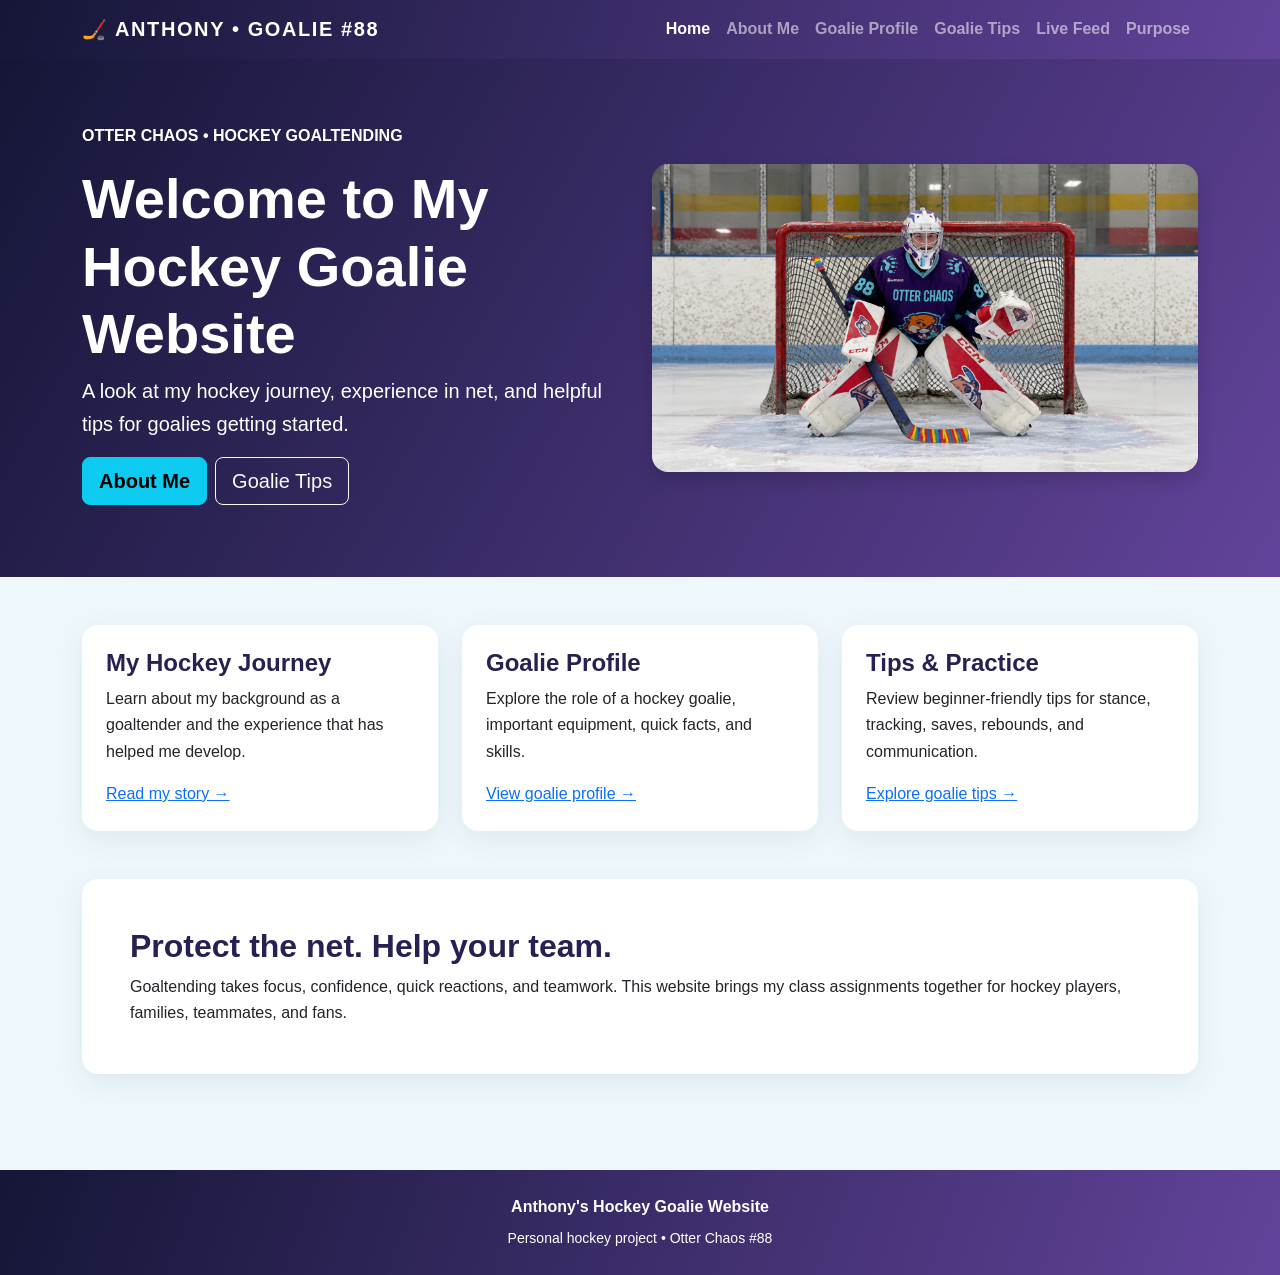
<file: Anthony_Lacerba_Hockey_Final_Project/index.html>
<!doctype html><html lang="en"><head><meta charset="utf-8"><meta name="viewport" content="width=device-width, initial-scale=1"><title>Home | Anthony's Hockey Goalie Website</title><link href="https://cdn.jsdelivr.net/npm/bootstrap@5.3.3/dist/css/bootstrap.min.css" rel="stylesheet"><link href="./assets/css/styles.css" rel="stylesheet"><meta name="description" content="Anthony's personal hockey goaltending website."></head><body><nav class="navbar navbar-expand-lg navbar-dark sticky-top"><div class="container"><a class="navbar-brand" href="index.html">🏒 ANTHONY • GOALIE #88</a><button class="navbar-toggler" type="button" data-bs-toggle="collapse" data-bs-target="#mainNav" aria-controls="mainNav" aria-expanded="false" aria-label="Toggle navigation"><span class="navbar-toggler-icon"></span></button><div class="collapse navbar-collapse" id="mainNav"><ul class="navbar-nav ms-auto"><li class="nav-item"><a class="nav-link active" href="index.html">Home</a></li><li class="nav-item"><a class="nav-link " href="about.html">About Me</a></li><li class="nav-item"><a class="nav-link " href="profile.html">Goalie Profile</a></li><li class="nav-item"><a class="nav-link " href="tips.html">Goalie Tips</a></li><li class="nav-item"><a class="nav-link " href="live-feed.html">Live Feed</a></li><li class="nav-item"><a class="nav-link " href="purpose.html">Purpose</a></li></ul></div></div></nav><header class="hero py-5"><div class="container py-3"><div class="row align-items-center g-4"><div class="col-lg-6"><p class="text-uppercase fw-bold">Otter Chaos • Hockey Goaltending</p><h1 class="display-4 fw-bold">Welcome to My Hockey Goalie Website</h1><p class="lead">A look at my hockey journey, experience in net, and helpful tips for goalies getting started.</p><a class="btn btn-info btn-lg fw-bold me-2 mb-2" href="about.html">About Me</a><a class="btn btn-outline-light btn-lg mb-2" href="tips.html">Goalie Tips</a></div><div class="col-lg-6"><img class="hero-img shadow" src="./assets/images/anthony-otter-chaos-goalie.png" alt="Otter Chaos goalie in front of the net wearing number 88"></div></div></div></header><main class="container py-5"><section class="row g-4 mb-5"><div class="col-md-4"><div class="card section-card h-100 p-4"><h2 class="h4 section-title">My Hockey Journey</h2><p>Learn about my background as a goaltender and the experience that has helped me develop.</p><a href="about.html">Read my story →</a></div></div><div class="col-md-4"><div class="card section-card h-100 p-4"><h2 class="h4 section-title">Goalie Profile</h2><p>Explore the role of a hockey goalie, important equipment, quick facts, and skills.</p><a href="profile.html">View goalie profile →</a></div></div><div class="col-md-4"><div class="card section-card h-100 p-4"><h2 class="h4 section-title">Tips & Practice</h2><p>Review beginner-friendly tips for stance, tracking, saves, rebounds, and communication.</p><a href="tips.html">Explore goalie tips →</a></div></div></section><section class="card section-card p-4 p-lg-5"><h2 class="section-title">Protect the net. Help your team.</h2><p class="mb-0">Goaltending takes focus, confidence, quick reactions, and teamwork. This website brings my class assignments together for hockey players, families, teammates, and fans.</p></section></main><footer class="site-footer mt-5 py-4"><div class="container text-center"><p class="mb-1 fw-bold">Anthony's Hockey Goalie Website</p><small>Personal hockey project • Otter Chaos #88</small></div></footer><script src="https://cdn.jsdelivr.net/npm/bootstrap@5.3.3/dist/js/bootstrap.bundle.min.js"></script></body></html>
</file>
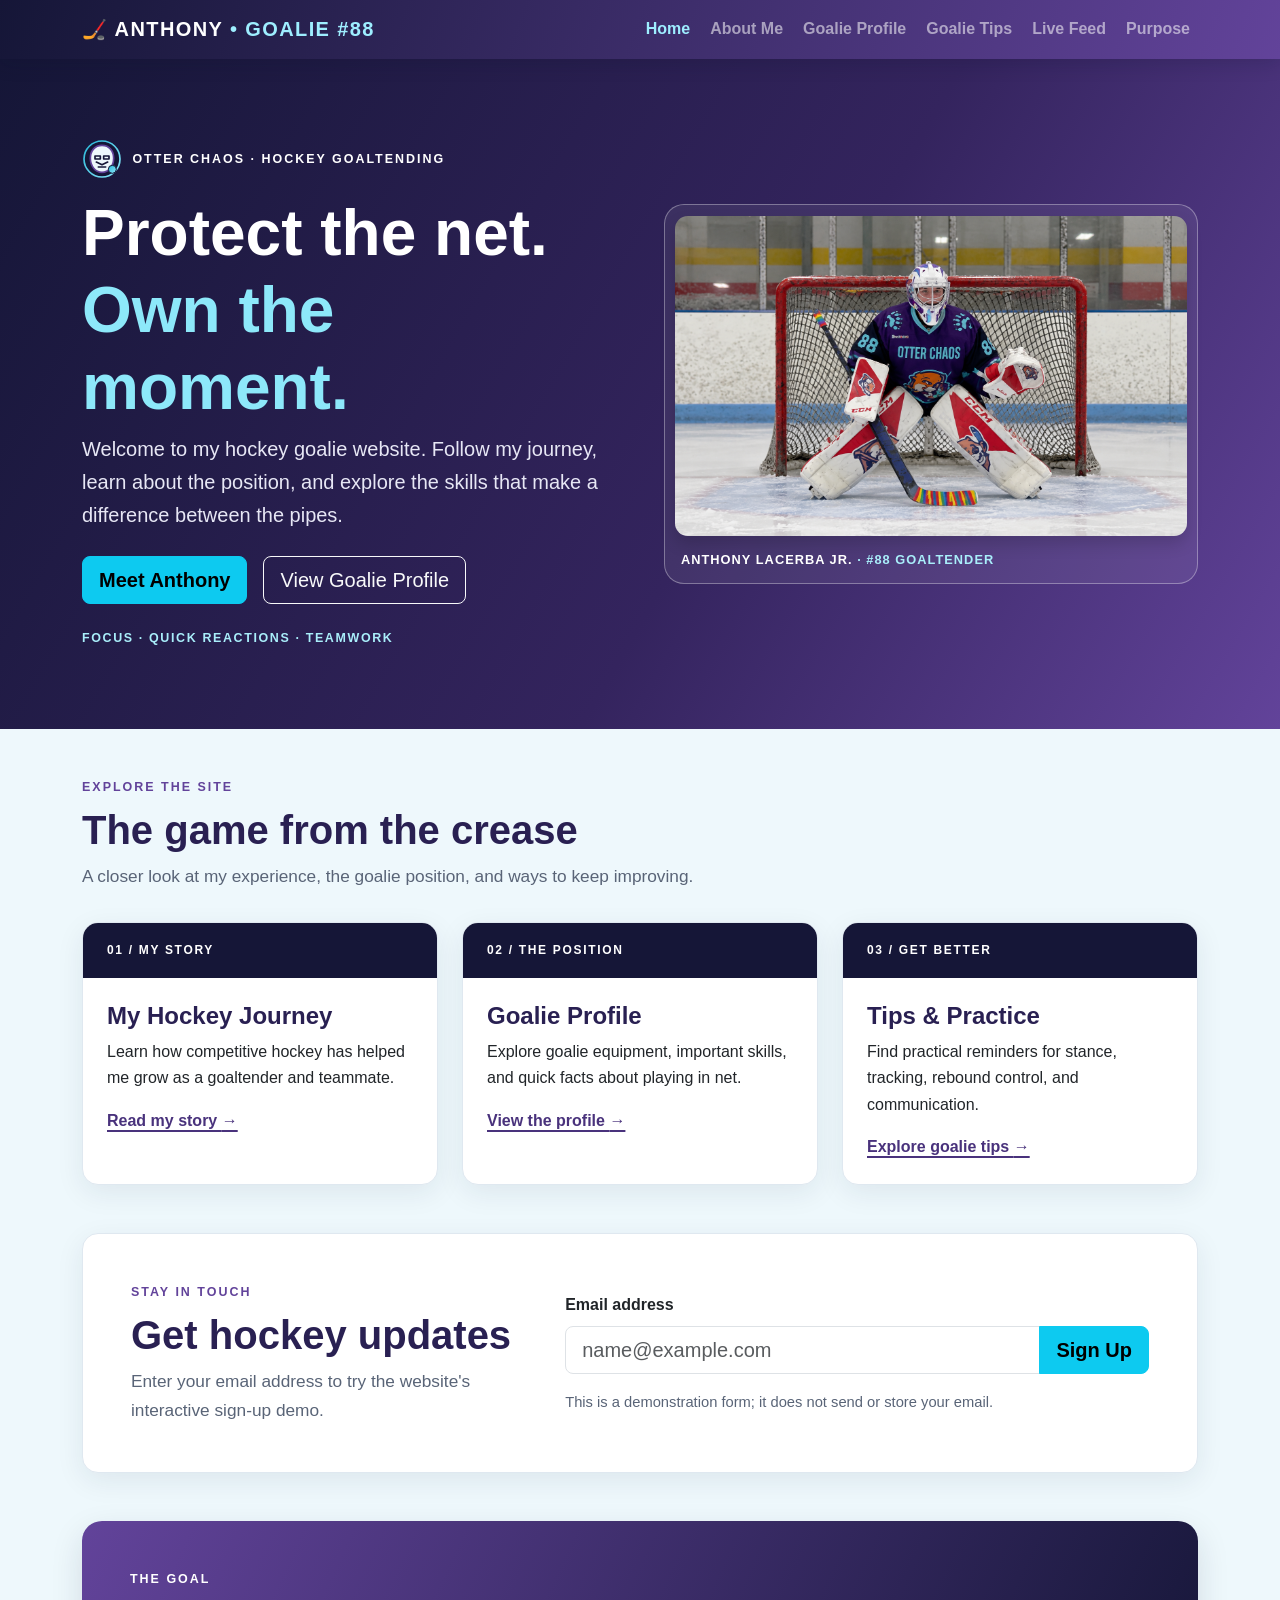
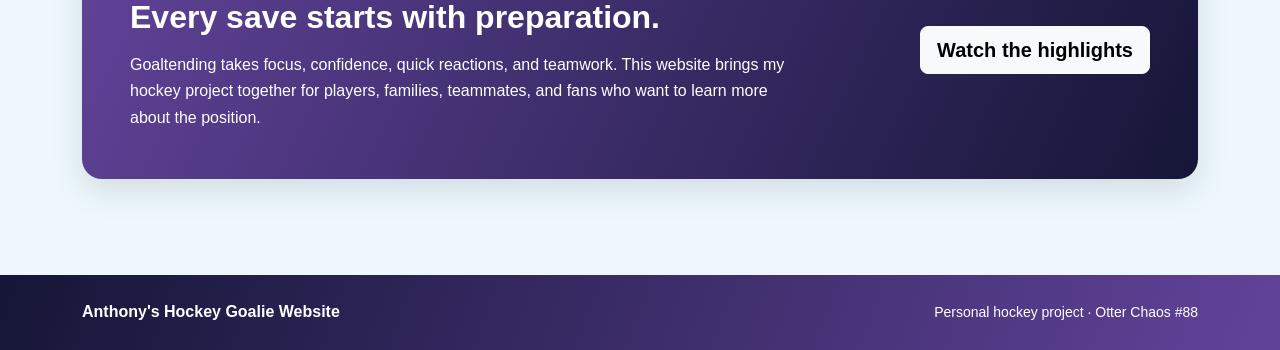
<file: Lacerba-Hockey-Final-Project-Update/lacerba_module9_site/index.html>
<!doctype html>
<html lang="en">
<head>
  <meta charset="utf-8">
  <meta name="viewport" content="width=device-width, initial-scale=1">
  <meta name="description" content="Anthony's personal hockey goaltending website, featuring his hockey journey, goalie profile, and practice tips.">
  <meta name="theme-color" content="#151637">
  <title>Home | Anthony's Hockey Goalie Website</title>
  <link href="https://cdn.jsdelivr.net/npm/bootstrap@5.3.3/dist/css/bootstrap.min.css" rel="stylesheet">
  <link href="./assets/css/styles.css" rel="stylesheet">
</head>
<body>
  <a class="skip-link" href="#main-content">Skip to main content</a>
  <nav class="navbar navbar-expand-lg navbar-dark sticky-top" aria-label="Main navigation">
    <div class="container">
      <a class="navbar-brand" href="index.html">🏒 ANTHONY <span>• GOALIE #88</span></a>
      <button class="navbar-toggler" type="button" data-bs-toggle="collapse" data-bs-target="#mainNav" aria-controls="mainNav" aria-expanded="false" aria-label="Toggle navigation">
        <span class="navbar-toggler-icon"></span>
      </button>
      <div class="collapse navbar-collapse" id="mainNav">
        <ul class="navbar-nav ms-auto">
          <li class="nav-item"><a class="nav-link active" aria-current="page" href="index.html">Home</a></li>
          <li class="nav-item"><a class="nav-link" href="about.html">About Me</a></li>
          <li class="nav-item"><a class="nav-link" href="profile.html">Goalie Profile</a></li>
          <li class="nav-item"><a class="nav-link" href="tips.html">Goalie Tips</a></li>
          <li class="nav-item"><a class="nav-link" href="live-feed.html">Live Feed</a></li>
          <li class="nav-item"><a class="nav-link" href="purpose.html">Purpose</a></li>
        </ul>
      </div>
    </div>
  </nav>

  <header class="hero">
    <div class="container hero-inner">
      <div class="row align-items-center g-5">
        <div class="col-lg-6">
          <p class="eyebrow hero-eyebrow"><img class="hero-mark" src="./assets/images/goalie-mark.svg" alt="" aria-hidden="true"> OTTER CHAOS · HOCKEY GOALTENDING</p>
          <h1 class="display-3 fw-bold">Protect the net.<br><span class="hero-accent">Own the moment.</span></h1>
          <p class="lead hero-copy">Welcome to my hockey goalie website. Follow my journey, learn about the position, and explore the skills that make a difference between the pipes.</p>
          <div class="d-flex flex-wrap gap-3 mt-4">
            <a class="btn btn-info btn-lg fw-bold" href="about.html">Meet Anthony</a>
            <a class="btn btn-outline-light btn-lg" href="profile.html">View Goalie Profile</a>
          </div>
          <p class="hero-note mt-4 mb-0">FOCUS · QUICK REACTIONS · TEAMWORK</p>
        </div>
        <div class="col-lg-6">
          <figure class="hero-photo-wrap mb-0">
            <img class="hero-img shadow" src="./assets/images/anthony-otter-chaos-goalie.png" alt="Anthony wearing his Otter Chaos goalie uniform in front of the net">
            <figcaption class="photo-caption">ANTHONY LACERBA JR. <span>· #88 GOALTENDER</span></figcaption>
          </figure>
        </div>
      </div>
    </div>
  </header>

  <main id="main-content" class="container py-5">
    <section class="intro-section mb-5" aria-labelledby="explore-heading">
      <div class="section-heading">
        <p class="eyebrow text-purple mb-2">EXPLORE THE SITE</p>
        <h2 id="explore-heading" class="section-title display-6">The game from the crease</h2>
        <p class="section-intro">A closer look at my experience, the goalie position, and ways to keep improving.</p>
      </div>
      <div class="row g-4">
        <div class="col-md-4">
          <article class="card section-card feature-card h-100">
            <div class="feature-number">01 / MY STORY</div>
            <div class="card-body p-4">
              <h3 class="h4 section-title">My Hockey Journey</h3>
              <p>Learn how competitive hockey has helped me grow as a goaltender and teammate.</p>
              <a class="feature-link" href="about.html">Read my story <span aria-hidden="true">→</span></a>
            </div>
          </article>
        </div>
        <div class="col-md-4">
          <article class="card section-card feature-card h-100">
            <div class="feature-number">02 / THE POSITION</div>
            <div class="card-body p-4">
              <h3 class="h4 section-title">Goalie Profile</h3>
              <p>Explore goalie equipment, important skills, and quick facts about playing in net.</p>
              <a class="feature-link" href="profile.html">View the profile <span aria-hidden="true">→</span></a>
            </div>
          </article>
        </div>
        <div class="col-md-4">
          <article class="card section-card feature-card h-100">
            <div class="feature-number">03 / GET BETTER</div>
            <div class="card-body p-4">
              <h3 class="h4 section-title">Tips &amp; Practice</h3>
              <p>Find practical reminders for stance, tracking, rebound control, and communication.</p>
              <a class="feature-link" href="tips.html">Explore goalie tips <span aria-hidden="true">→</span></a>
            </div>
          </article>
        </div>
      </div>
    </section>

    <section class="contact-panel card section-card p-4 p-lg-5 my-5" aria-labelledby="contact-heading">
      <div class="row align-items-center g-4">
        <div class="col-lg-5">
          <p class="eyebrow text-purple mb-2">STAY IN TOUCH</p>
          <h2 id="contact-heading" class="section-title display-6">Get hockey updates</h2>
          <p class="section-intro mb-0">Enter your email address to try the website's interactive sign-up demo.</p>
        </div>
        <div class="col-lg-7">
          <form id="updates-form" class="updates-form" novalidate>
            <label class="form-label fw-bold" for="visitor-email">Email address</label>
            <div class="input-group input-group-lg">
              <input class="form-control" type="email" id="visitor-email" name="email" placeholder="name@example.com" autocomplete="email" required>
              <button class="btn btn-info fw-bold" type="submit">Sign Up</button>
            </div>
            <p id="form-message" class="form-message mt-3 mb-0" role="status" aria-live="polite">This is a demonstration form; it does not send or store your email.</p>
          </form>
        </div>
      </div>
    </section>

    <section class="mission-panel p-4 p-lg-5" aria-labelledby="mission-heading">
      <div class="row align-items-center g-4">
        <div class="col-lg-8">
          <p class="eyebrow mb-2">THE GOAL</p>
          <h2 id="mission-heading" class="h2 fw-bold mb-3">Every save starts with preparation.</h2>
          <p class="mb-0">Goaltending takes focus, confidence, quick reactions, and teamwork. This website brings my hockey project together for players, families, teammates, and fans who want to learn more about the position.</p>
        </div>
        <div class="col-lg-4 text-lg-end">
          <a class="btn btn-light btn-lg fw-bold" href="live-feed.html">Watch the highlights</a>
        </div>
      </div>
    </section>
  </main>

  <footer class="site-footer mt-5 py-4">
    <div class="container d-flex flex-column flex-sm-row justify-content-between align-items-center gap-2">
      <p class="mb-0 fw-bold">Anthony's Hockey Goalie Website</p>
      <small>Personal hockey project · Otter Chaos #88</small>
    </div>
  </footer>
  <script src="https://cdn.jsdelivr.net/npm/bootstrap@5.3.3/dist/js/bootstrap.bundle.min.js"></script>
  <script src="./assets/js/site.js"></script>
</body>
</html>
</file>
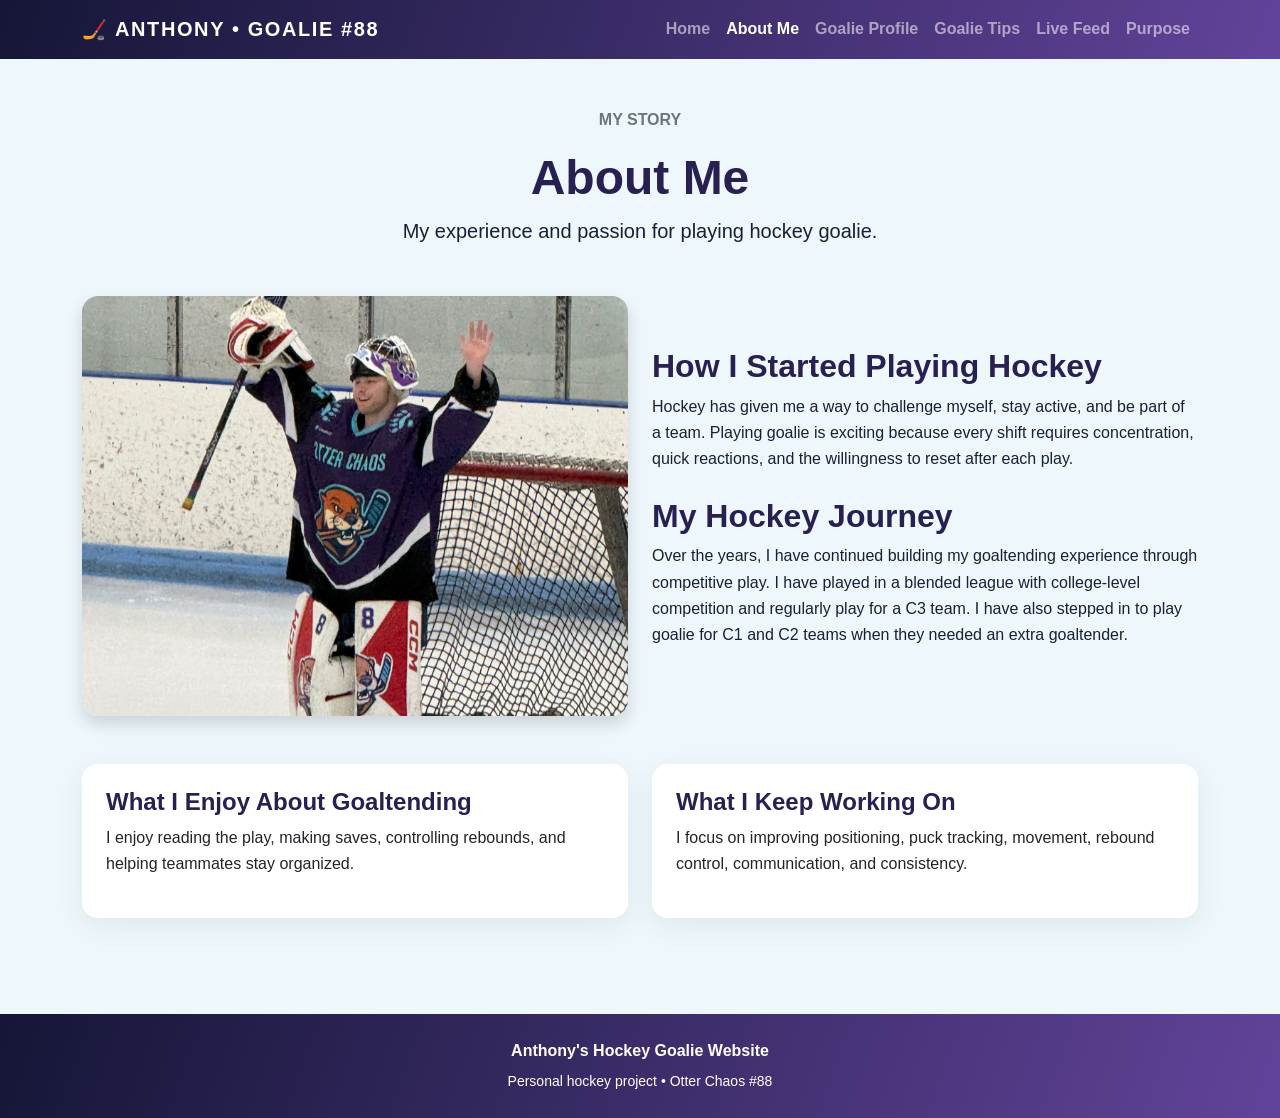
<file: Anthony_Lacerba_Hockey_Final_Project/about.html>
<!doctype html><html lang="en"><head><meta charset="utf-8"><meta name="viewport" content="width=device-width, initial-scale=1"><title>About Me | Anthony's Hockey Goalie Website</title><link href="https://cdn.jsdelivr.net/npm/bootstrap@5.3.3/dist/css/bootstrap.min.css" rel="stylesheet"><link href="assets/css/styles.css" rel="stylesheet"><meta name="description" content="Anthony's personal hockey goaltending website."></head><body><nav class="navbar navbar-expand-lg navbar-dark sticky-top"><div class="container"><a class="navbar-brand" href="index.html">🏒 ANTHONY • GOALIE #88</a><button class="navbar-toggler" type="button" data-bs-toggle="collapse" data-bs-target="#mainNav" aria-controls="mainNav" aria-expanded="false" aria-label="Toggle navigation"><span class="navbar-toggler-icon"></span></button><div class="collapse navbar-collapse" id="mainNav"><ul class="navbar-nav ms-auto"><li class="nav-item"><a class="nav-link " href="index.html">Home</a></li><li class="nav-item"><a class="nav-link active" href="about.html">About Me</a></li><li class="nav-item"><a class="nav-link " href="profile.html">Goalie Profile</a></li><li class="nav-item"><a class="nav-link " href="tips.html">Goalie Tips</a></li><li class="nav-item"><a class="nav-link " href="live-feed.html">Live Feed</a></li><li class="nav-item"><a class="nav-link " href="purpose.html">Purpose</a></li></ul></div></div></nav><main class="container py-5"><header class="text-center mb-5"><p class="text-uppercase fw-bold text-secondary">My story</p><h1 class="display-5 fw-bold section-title">About Me</h1><p class="lead">My experience and passion for playing hockey goalie.</p></header><div class="row g-4 align-items-center mb-5"><div class="col-lg-6"><img class="profile-img shadow" src="assets/images/anthony-otter-chaos-celebration.jpg" alt="Otter Chaos goalie celebrating on the ice"></div><div class="col-lg-6"><h2 class="section-title">How I Started Playing Hockey</h2><p>Hockey has given me a way to challenge myself, stay active, and be part of a team. Playing goalie is exciting because every shift requires concentration, quick reactions, and the willingness to reset after each play.</p><h2 class="section-title mt-4">My Hockey Journey</h2><p>Over the years, I have continued building my goaltending experience through competitive play. I have played in a blended league with college-level competition and regularly play for a C3 team. I have also stepped in to play goalie for C1 and C2 teams when they needed an extra goaltender.</p></div></div><div class="row g-4"><div class="col-md-6"><div class="card section-card p-4 h-100"><h2 class="h4 section-title">What I Enjoy About Goaltending</h2><p>I enjoy reading the play, making saves, controlling rebounds, and helping teammates stay organized.</p></div></div><div class="col-md-6"><div class="card section-card p-4 h-100"><h2 class="h4 section-title">What I Keep Working On</h2><p>I focus on improving positioning, puck tracking, movement, rebound control, communication, and consistency.</p></div></div></div></main><footer class="site-footer mt-5 py-4"><div class="container text-center"><p class="mb-1 fw-bold">Anthony's Hockey Goalie Website</p><small>Personal hockey project • Otter Chaos #88</small></div></footer><script src="https://cdn.jsdelivr.net/npm/bootstrap@5.3.3/dist/js/bootstrap.bundle.min.js"></script></body></html>
</file>
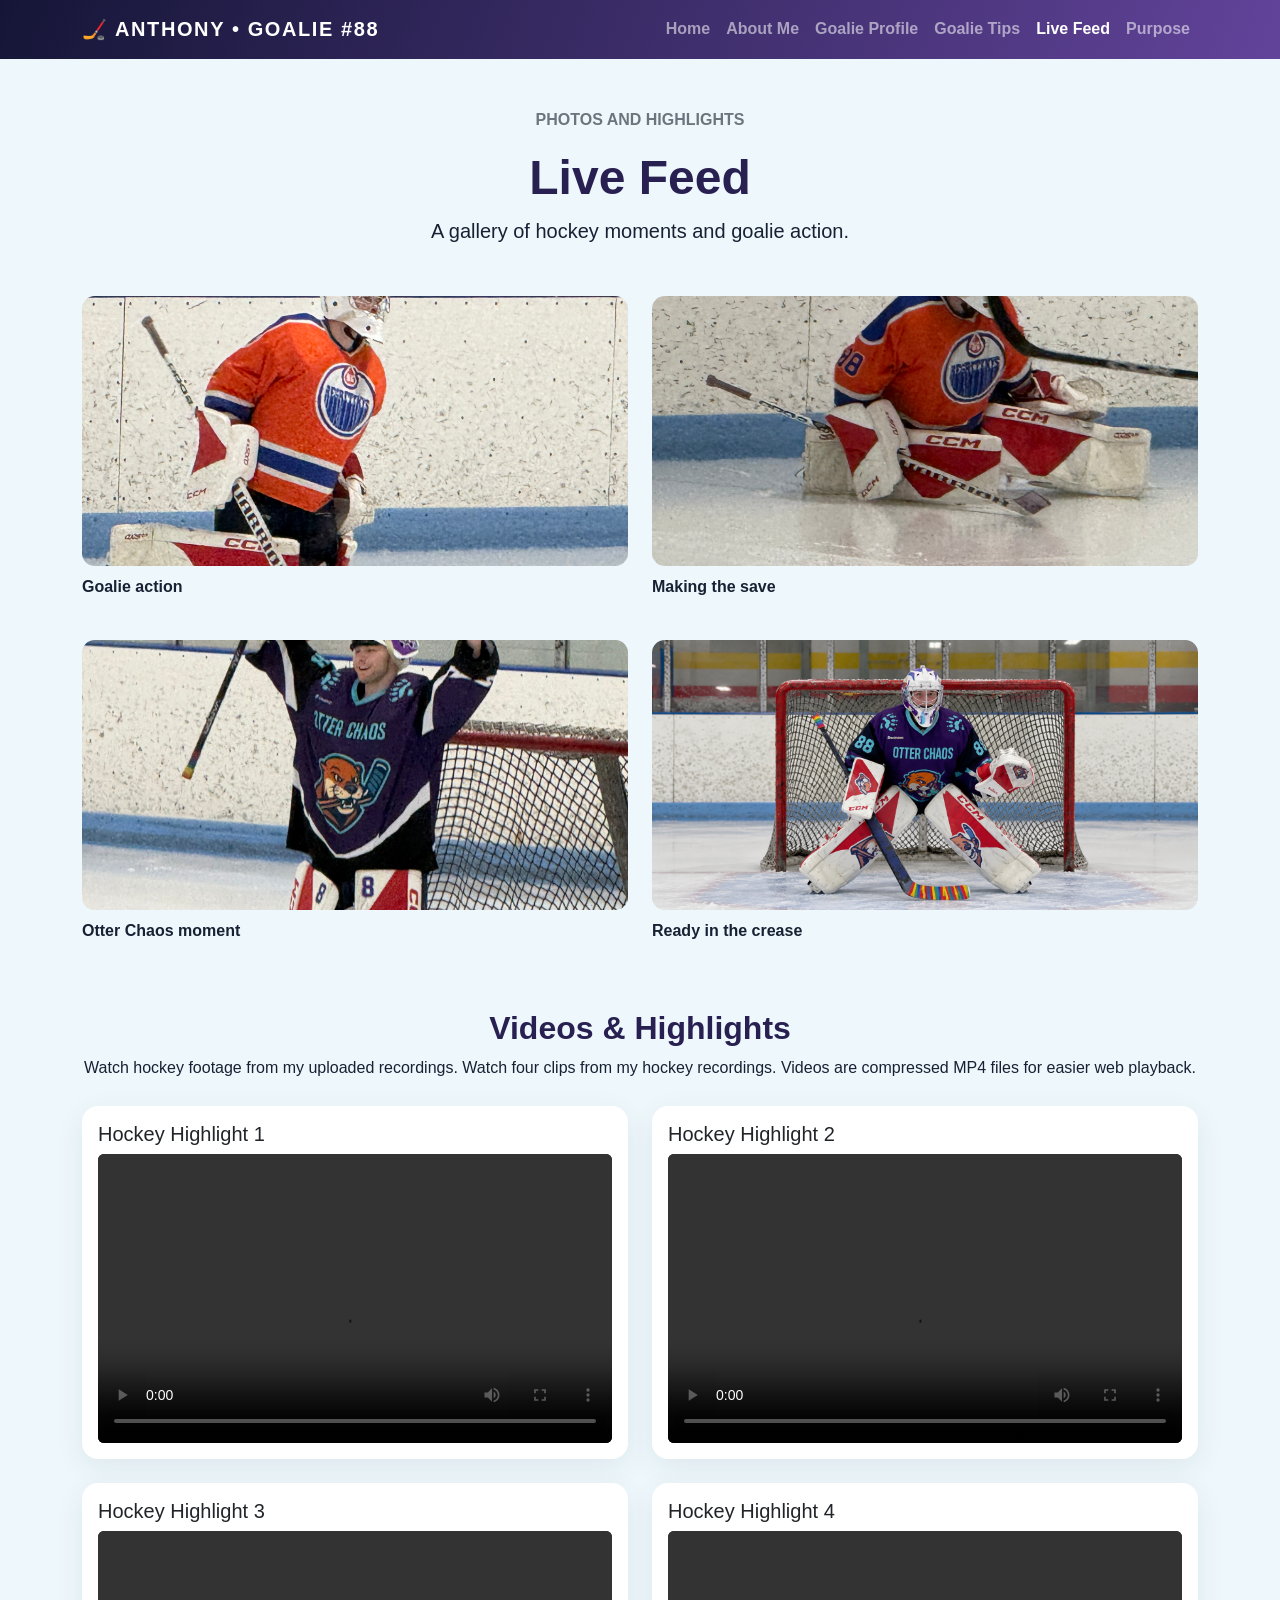
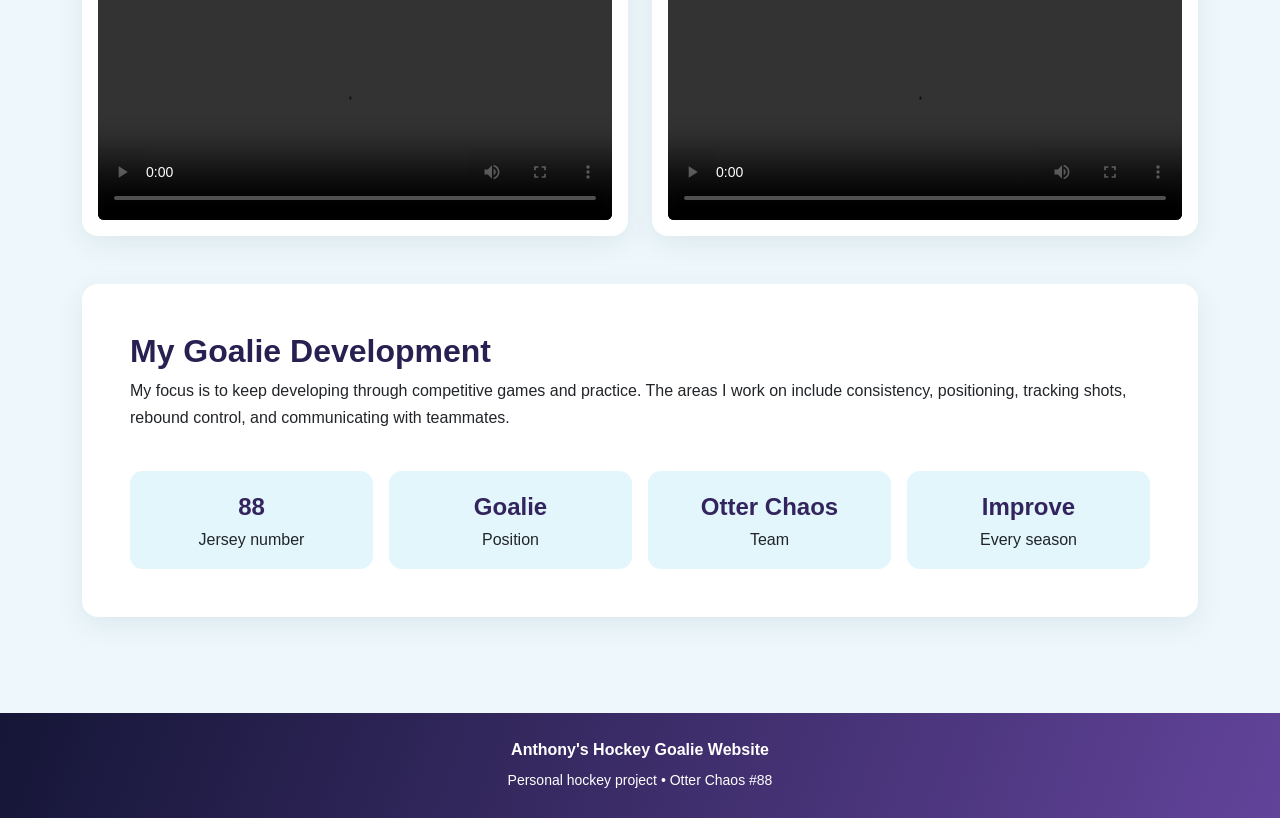
<file: Anthony_Lacerba_Hockey_Final_Project/live-feed.html>
<!doctype html><html lang="en"><head><meta charset="utf-8"><meta name="viewport" content="width=device-width, initial-scale=1"><title>Live Feed | Anthony's Hockey Goalie Website</title><link href="https://cdn.jsdelivr.net/npm/bootstrap@5.3.3/dist/css/bootstrap.min.css" rel="stylesheet"><link href="./assets/css/styles.css" rel="stylesheet"><meta name="description" content="Anthony's personal hockey goaltending website."></head><body><nav class="navbar navbar-expand-lg navbar-dark sticky-top"><div class="container"><a class="navbar-brand" href="index.html">🏒 ANTHONY • GOALIE #88</a><button class="navbar-toggler" type="button" data-bs-toggle="collapse" data-bs-target="#mainNav" aria-controls="mainNav" aria-expanded="false" aria-label="Toggle navigation"><span class="navbar-toggler-icon"></span></button><div class="collapse navbar-collapse" id="mainNav"><ul class="navbar-nav ms-auto"><li class="nav-item"><a class="nav-link " href="index.html">Home</a></li><li class="nav-item"><a class="nav-link " href="about.html">About Me</a></li><li class="nav-item"><a class="nav-link " href="profile.html">Goalie Profile</a></li><li class="nav-item"><a class="nav-link " href="tips.html">Goalie Tips</a></li><li class="nav-item"><a class="nav-link active" href="live-feed.html">Live Feed</a></li><li class="nav-item"><a class="nav-link " href="purpose.html">Purpose</a></li></ul></div></div></nav><main class="container py-5"><header class="text-center mb-5"><p class="text-uppercase fw-bold text-secondary">Photos and highlights</p><h1 class="display-5 fw-bold section-title">Live Feed</h1><p class="lead">A gallery of hockey moments and goalie action.</p></header><div class="row g-4 mb-5"><div class="col-md-6"><img class="gallery-img" src="./assets/images/anthony-oilers-goalie.jpg" alt="Goalie in orange jersey in a low stance"><p class="mt-2 fw-semibold">Goalie action</p></div><div class="col-md-6"><img class="gallery-img" src="./assets/images/oilers-goalie-action-2.jpeg" alt="Goalie in orange jersey making a save"><p class="mt-2 fw-semibold">Making the save</p></div><div class="col-md-6"><img class="gallery-img" src="./assets/images/anthony-otter-chaos-celebration.jpg" alt="Otter Chaos goalie celebrating"><p class="mt-2 fw-semibold">Otter Chaos moment</p></div><div class="col-md-6"><img class="gallery-img" src="./assets/images/otter-chaos-goalie-front.png" alt="Otter Chaos goalie set in front of the net"><p class="mt-2 fw-semibold">Ready in the crease</p></div></div><section class="mt-5" aria-labelledby="video-title"><header class="text-center mb-4"><h2 id="video-title" class="section-title">Videos &amp; Highlights</h2><p>Watch hockey footage from my uploaded recordings. Watch four clips from my hockey recordings. Videos are compressed MP4 files for easier web playback.</p></header><div class="row g-4"><div class="col-md-6"><div class="card section-card h-100 p-3"><h3 class="h5">Hockey Highlight 1</h3><video controls preload="metadata" playsinline class="w-100 rounded" style="aspect-ratio:16/9;background:#101527" aria-label="Goalie highlight video 1"><source src="./assets/videos/anthony-highlight-1.mp4" type="video/mp4">Your browser does not support HTML5 video.</video></div></div><div class="col-md-6"><div class="card section-card h-100 p-3"><h3 class="h5">Hockey Highlight 2</h3><video controls preload="metadata" playsinline class="w-100 rounded" style="aspect-ratio:16/9;background:#101527" aria-label="Goalie highlight video 2"><source src="./assets/videos/anthony-highlight-2.mp4" type="video/mp4">Your browser does not support HTML5 video.</video></div></div><div class="col-md-6"><div class="card section-card h-100 p-3"><h3 class="h5">Hockey Highlight 3</h3><video controls preload="metadata" playsinline class="w-100 rounded" style="aspect-ratio:16/9;background:#101527" aria-label="Goalie highlight video 3"><source src="./assets/videos/anthony-highlight-3.mp4" type="video/mp4">Your browser does not support HTML5 video.</video></div></div><div class="col-md-6"><div class="card section-card h-100 p-3"><h3 class="h5">Hockey Highlight 4</h3><video controls preload="metadata" playsinline class="w-100 rounded" style="aspect-ratio:16/9;background:#101527" aria-label="Goalie highlight video 4"><source src="./assets/videos/anthony-highlight-4.mp4" type="video/mp4">Your browser does not support HTML5 video.</video></div></div></div></section><section class="card section-card p-4 p-lg-5 mt-5"><h2 class="section-title">My Goalie Development</h2><p>My focus is to keep developing through competitive games and practice. The areas I work on include consistency, positioning, tracking shots, rebound control, and communicating with teammates.</p><div class="row g-3 mt-2"><div class="col-6 col-lg-3"><div class="stat"><strong>88</strong><span>Jersey number</span></div></div><div class="col-6 col-lg-3"><div class="stat"><strong>Goalie</strong><span>Position</span></div></div><div class="col-6 col-lg-3"><div class="stat"><strong>Otter Chaos</strong><span>Team</span></div></div><div class="col-6 col-lg-3"><div class="stat"><strong>Improve</strong><span>Every season</span></div></div></div></section></main><footer class="site-footer mt-5 py-4"><div class="container text-center"><p class="mb-1 fw-bold">Anthony's Hockey Goalie Website</p><small>Personal hockey project • Otter Chaos #88</small></div></footer><script src="https://cdn.jsdelivr.net/npm/bootstrap@5.3.3/dist/js/bootstrap.bundle.min.js"></script></body></html>
</file>
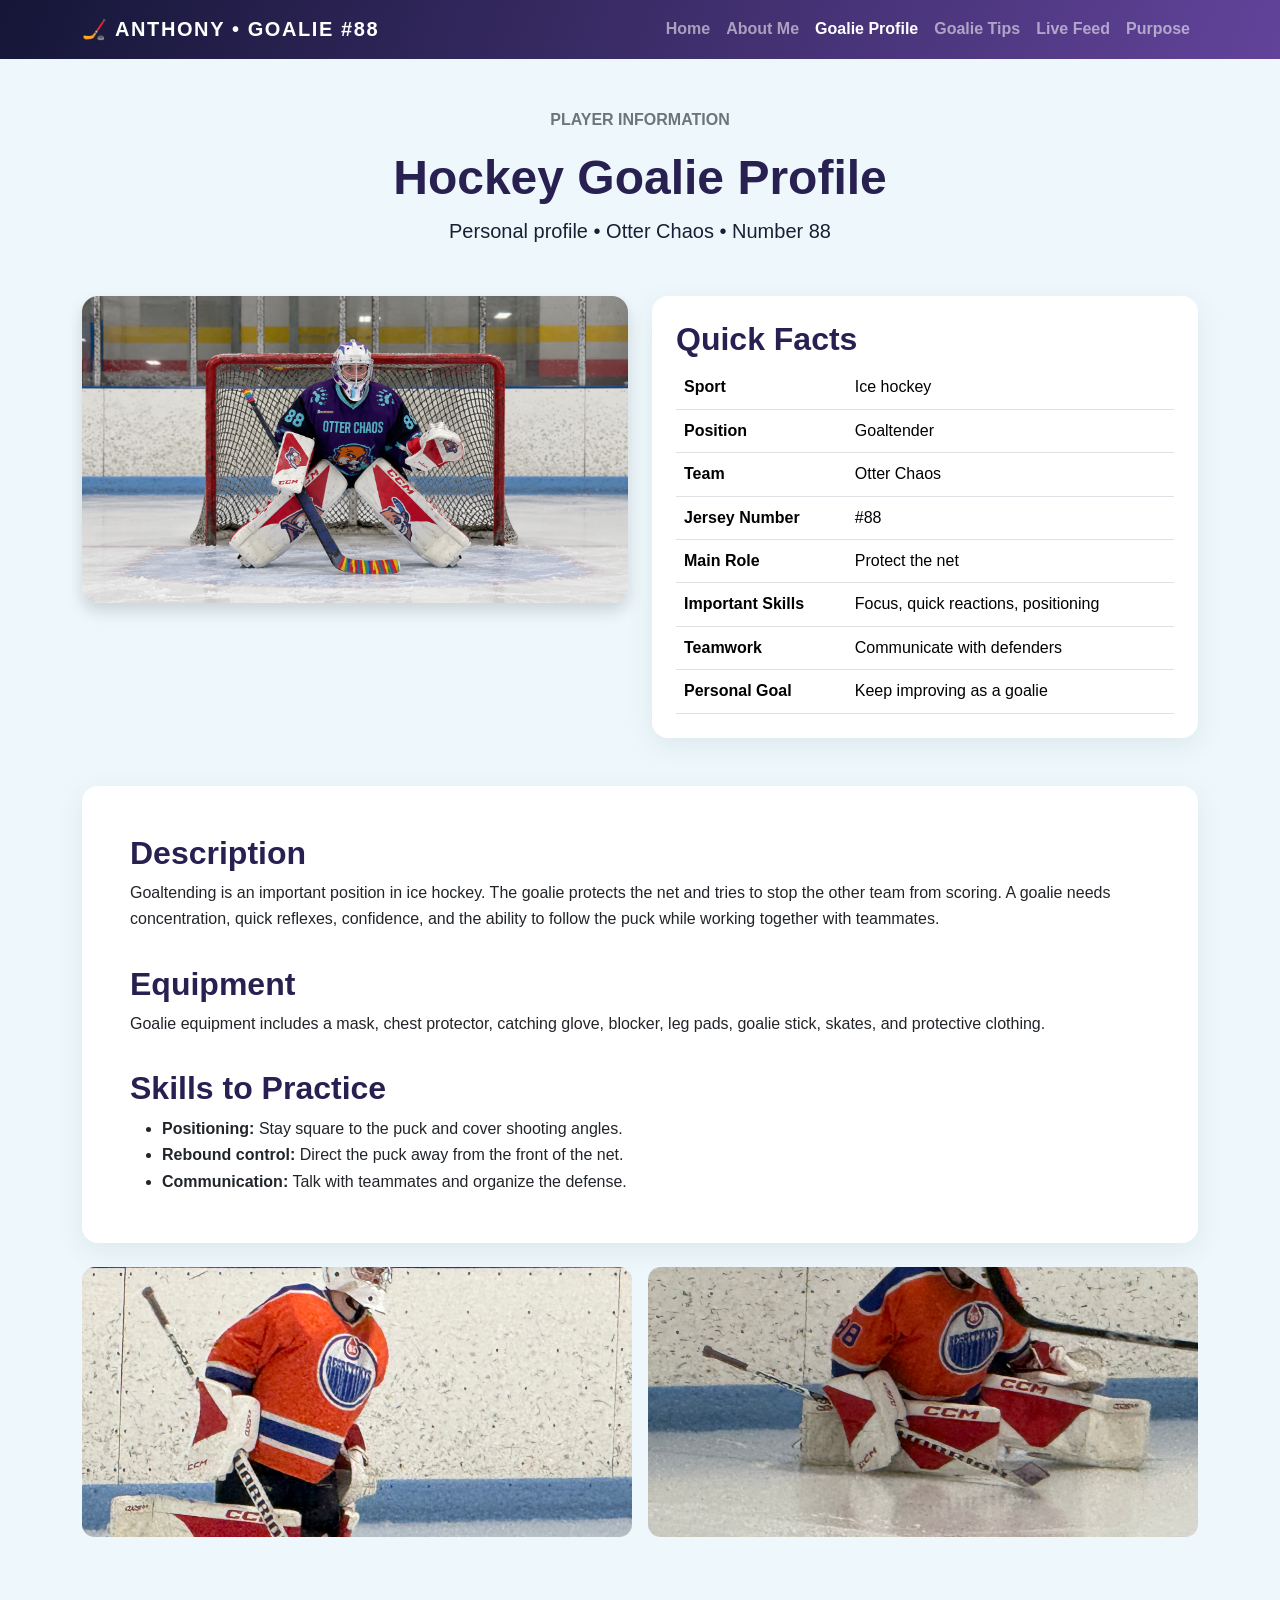
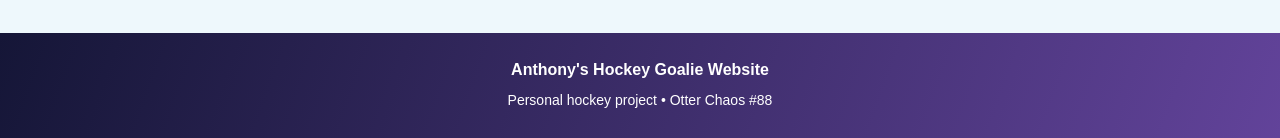
<file: Anthony_Lacerba_Hockey_Final_Project/profile.html>
<!doctype html><html lang="en"><head><meta charset="utf-8"><meta name="viewport" content="width=device-width, initial-scale=1"><title>Goalie Profile | Anthony's Hockey Goalie Website</title><link href="https://cdn.jsdelivr.net/npm/bootstrap@5.3.3/dist/css/bootstrap.min.css" rel="stylesheet"><link href="./assets/css/styles.css" rel="stylesheet"><meta name="description" content="Anthony's personal hockey goaltending website."></head><body><nav class="navbar navbar-expand-lg navbar-dark sticky-top"><div class="container"><a class="navbar-brand" href="index.html">🏒 ANTHONY • GOALIE #88</a><button class="navbar-toggler" type="button" data-bs-toggle="collapse" data-bs-target="#mainNav" aria-controls="mainNav" aria-expanded="false" aria-label="Toggle navigation"><span class="navbar-toggler-icon"></span></button><div class="collapse navbar-collapse" id="mainNav"><ul class="navbar-nav ms-auto"><li class="nav-item"><a class="nav-link " href="index.html">Home</a></li><li class="nav-item"><a class="nav-link " href="about.html">About Me</a></li><li class="nav-item"><a class="nav-link active" href="profile.html">Goalie Profile</a></li><li class="nav-item"><a class="nav-link " href="tips.html">Goalie Tips</a></li><li class="nav-item"><a class="nav-link " href="live-feed.html">Live Feed</a></li><li class="nav-item"><a class="nav-link " href="purpose.html">Purpose</a></li></ul></div></div></nav><main class="container py-5"><header class="text-center mb-5"><p class="text-uppercase fw-bold text-secondary">Player information</p><h1 class="display-5 fw-bold section-title">Hockey Goalie Profile</h1><p class="lead">Personal profile • Otter Chaos • Number 88</p></header><div class="row g-4 align-items-start mb-5"><div class="col-lg-6"><img class="profile-img shadow" src="./assets/images/anthony-otter-chaos-goalie.png" alt="Hockey goalie wearing purple and black uniform and goalie pads"></div><div class="col-lg-6"><div class="card section-card p-4"><h2 class="section-title">Quick Facts</h2><div class="table-responsive"><table class="table align-middle mb-0"><tbody><tr><th>Sport</th><td>Ice hockey</td></tr><tr><th>Position</th><td>Goaltender</td></tr><tr><th>Team</th><td>Otter Chaos</td></tr><tr><th>Jersey Number</th><td>#88</td></tr><tr><th>Main Role</th><td>Protect the net</td></tr><tr><th>Important Skills</th><td>Focus, quick reactions, positioning</td></tr><tr><th>Teamwork</th><td>Communicate with defenders</td></tr><tr><th>Personal Goal</th><td>Keep improving as a goalie</td></tr></tbody></table></div></div></div></div><div class="card section-card p-4 p-lg-5 mb-4"><h2 class="section-title">Description</h2><p>Goaltending is an important position in ice hockey. The goalie protects the net and tries to stop the other team from scoring. A goalie needs concentration, quick reflexes, confidence, and the ability to follow the puck while working together with teammates.</p><h2 class="section-title mt-3">Equipment</h2><p>Goalie equipment includes a mask, chest protector, catching glove, blocker, leg pads, goalie stick, skates, and protective clothing.</p><h2 class="section-title mt-3">Skills to Practice</h2><ul class="mb-0"><li><strong>Positioning:</strong> Stay square to the puck and cover shooting angles.</li><li><strong>Rebound control:</strong> Direct the puck away from the front of the net.</li><li><strong>Communication:</strong> Talk with teammates and organize the defense.</li></ul></div><div class="row g-3"><div class="col-md-6"><img class="gallery-img" src="./assets/images/oilers-goalie-action-1.jpeg" alt="Goalie in orange jersey making a save"></div><div class="col-md-6"><img class="gallery-img" src="./assets/images/oilers-goalie-action-2.jpeg" alt="Goalie in orange jersey set in front of the net"></div></div></main><footer class="site-footer mt-5 py-4"><div class="container text-center"><p class="mb-1 fw-bold">Anthony's Hockey Goalie Website</p><small>Personal hockey project • Otter Chaos #88</small></div></footer><script src="https://cdn.jsdelivr.net/npm/bootstrap@5.3.3/dist/js/bootstrap.bundle.min.js"></script></body></html>
</file>
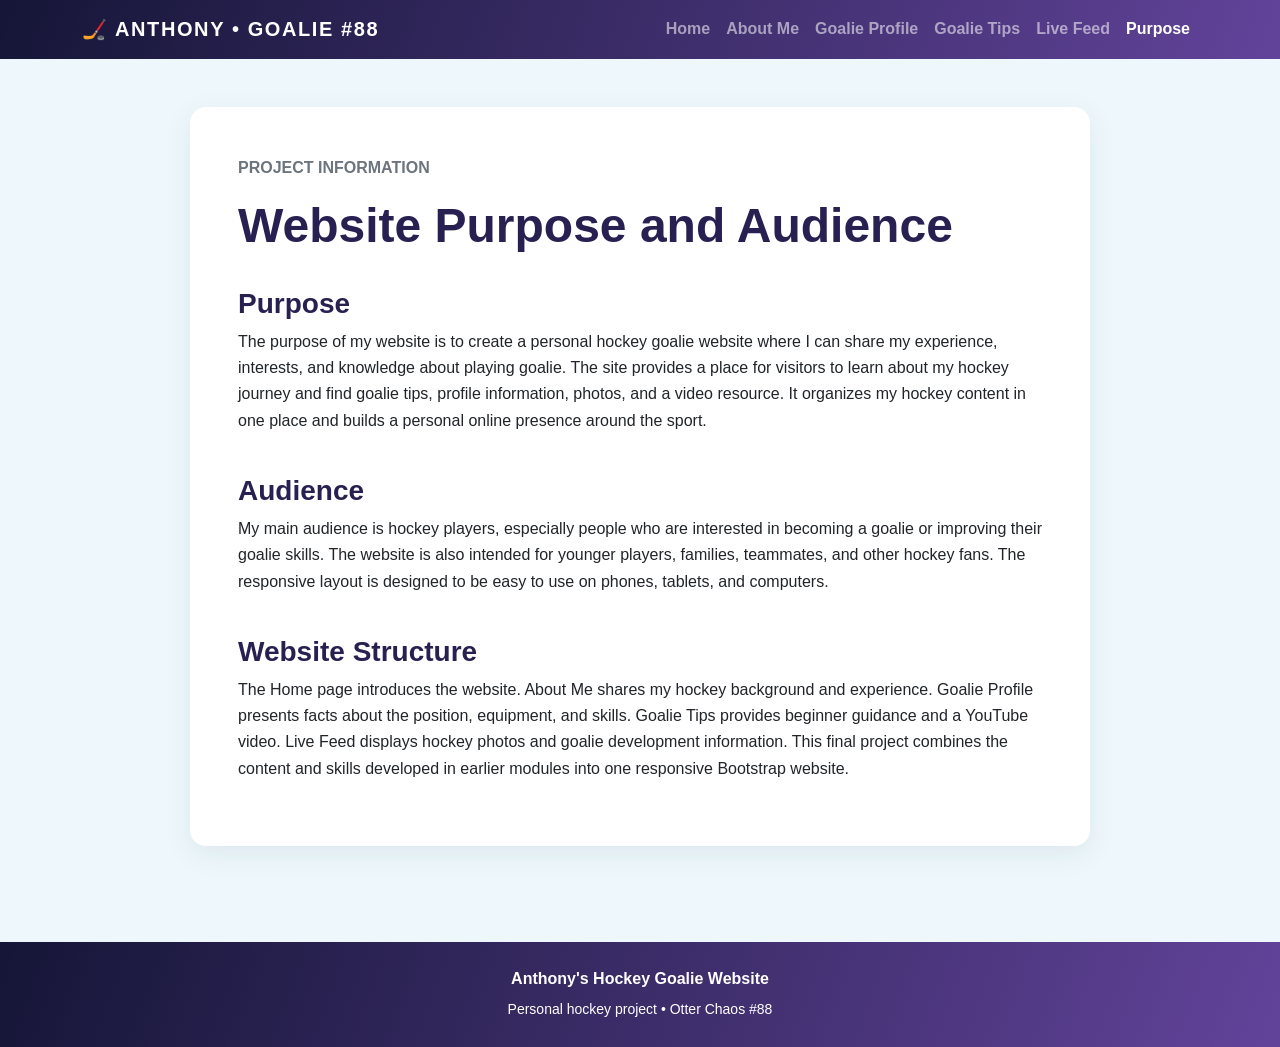
<file: Anthony_Lacerba_Hockey_Final_Project/purpose.html>
<!doctype html><html lang="en"><head><meta charset="utf-8"><meta name="viewport" content="width=device-width, initial-scale=1"><title>Purpose and Audience | Anthony's Hockey Goalie Website</title><link href="https://cdn.jsdelivr.net/npm/bootstrap@5.3.3/dist/css/bootstrap.min.css" rel="stylesheet"><link href="assets/css/styles.css" rel="stylesheet"><meta name="description" content="Anthony's personal hockey goaltending website."></head><body><nav class="navbar navbar-expand-lg navbar-dark sticky-top"><div class="container"><a class="navbar-brand" href="index.html">🏒 ANTHONY • GOALIE #88</a><button class="navbar-toggler" type="button" data-bs-toggle="collapse" data-bs-target="#mainNav" aria-controls="mainNav" aria-expanded="false" aria-label="Toggle navigation"><span class="navbar-toggler-icon"></span></button><div class="collapse navbar-collapse" id="mainNav"><ul class="navbar-nav ms-auto"><li class="nav-item"><a class="nav-link " href="index.html">Home</a></li><li class="nav-item"><a class="nav-link " href="about.html">About Me</a></li><li class="nav-item"><a class="nav-link " href="profile.html">Goalie Profile</a></li><li class="nav-item"><a class="nav-link " href="tips.html">Goalie Tips</a></li><li class="nav-item"><a class="nav-link " href="live-feed.html">Live Feed</a></li><li class="nav-item"><a class="nav-link active" href="purpose.html">Purpose</a></li></ul></div></div></nav><main class="container py-5"><article class="card section-card p-4 p-lg-5 mx-auto" style="max-width:900px"><p class="text-uppercase fw-bold text-secondary">Project information</p><h1 class="display-5 fw-bold section-title">Website Purpose and Audience</h1><h2 class="h3 section-title mt-4">Purpose</h2><p>The purpose of my website is to create a personal hockey goalie website where I can share my experience, interests, and knowledge about playing goalie. The site provides a place for visitors to learn about my hockey journey and find goalie tips, profile information, photos, and a video resource. It organizes my hockey content in one place and builds a personal online presence around the sport.</p><h2 class="h3 section-title mt-4">Audience</h2><p>My main audience is hockey players, especially people who are interested in becoming a goalie or improving their goalie skills. The website is also intended for younger players, families, teammates, and other hockey fans. The responsive layout is designed to be easy to use on phones, tablets, and computers.</p><h2 class="h3 section-title mt-4">Website Structure</h2><p>The Home page introduces the website. About Me shares my hockey background and experience. Goalie Profile presents facts about the position, equipment, and skills. Goalie Tips provides beginner guidance and a YouTube video. Live Feed displays hockey photos and goalie development information. This final project combines the content and skills developed in earlier modules into one responsive Bootstrap website.</p></article></main><footer class="site-footer mt-5 py-4"><div class="container text-center"><p class="mb-1 fw-bold">Anthony's Hockey Goalie Website</p><small>Personal hockey project • Otter Chaos #88</small></div></footer><script src="https://cdn.jsdelivr.net/npm/bootstrap@5.3.3/dist/js/bootstrap.bundle.min.js"></script></body></html>
</file>
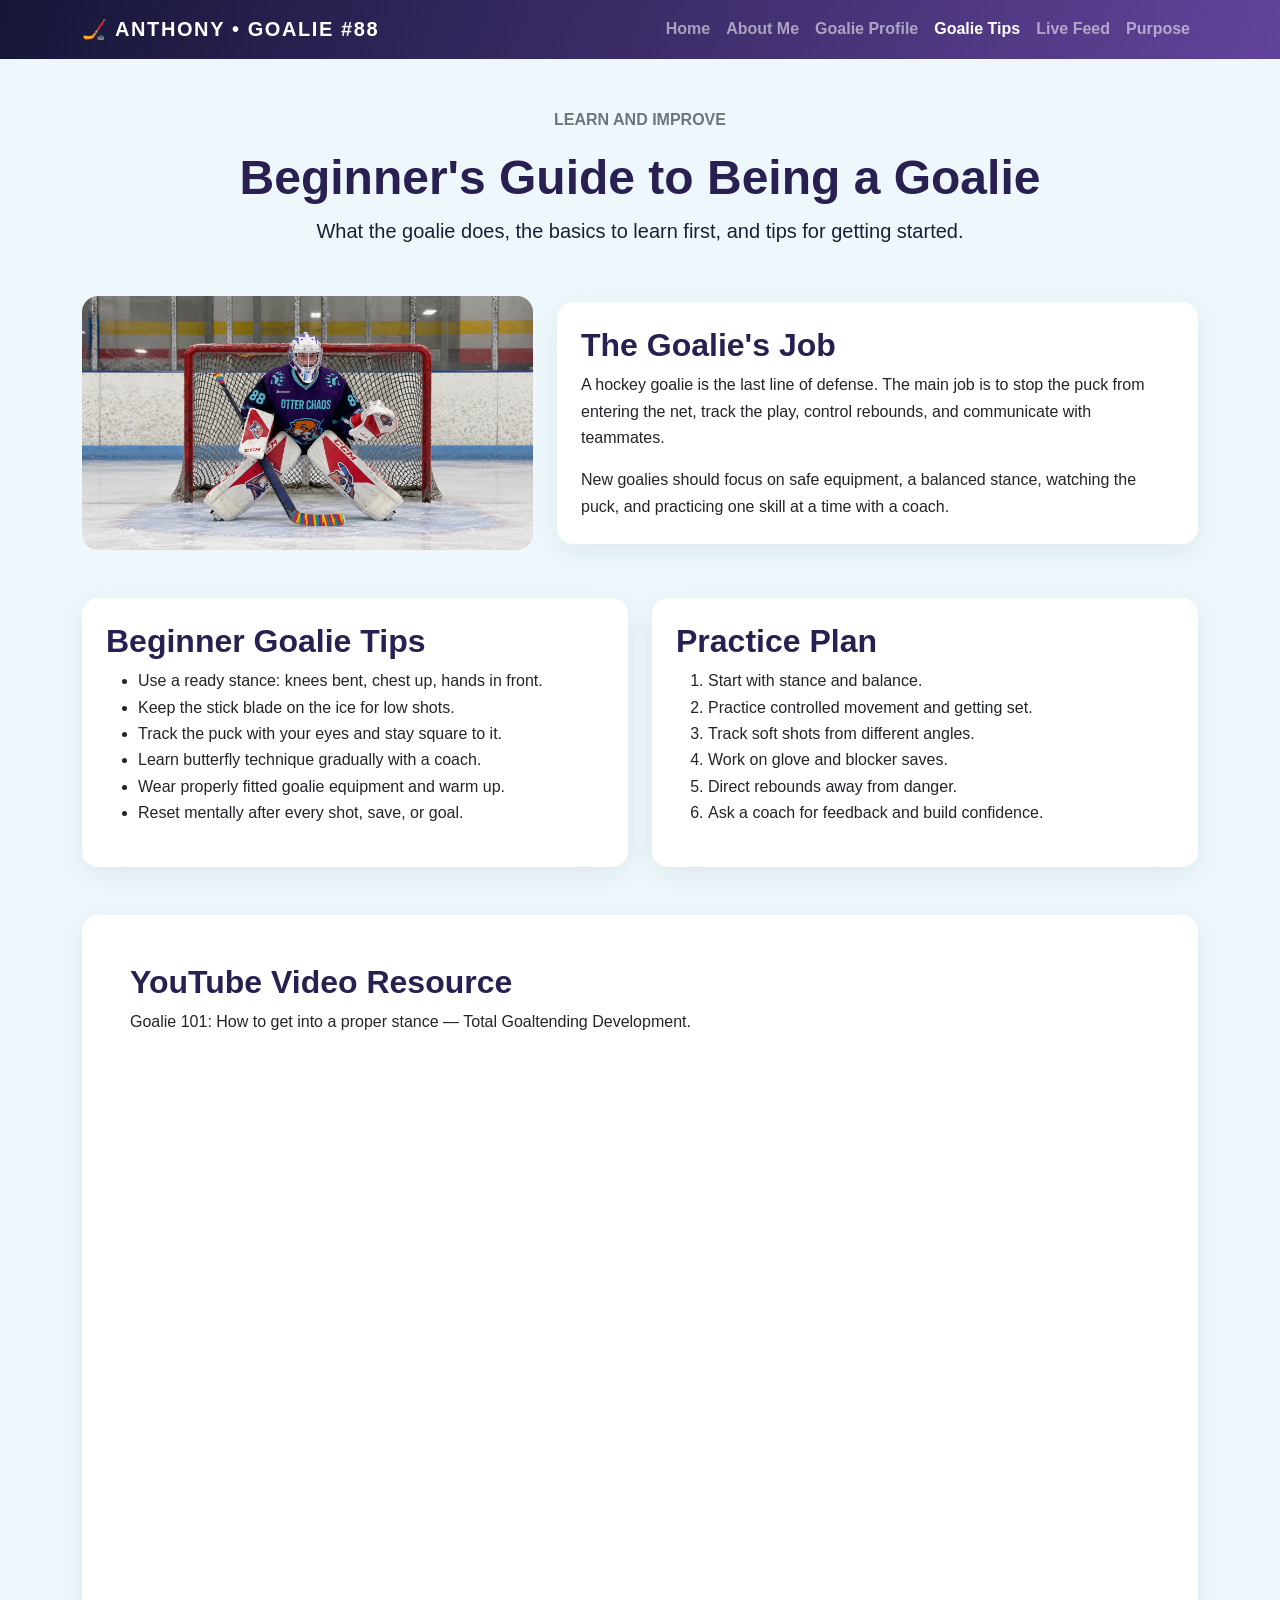
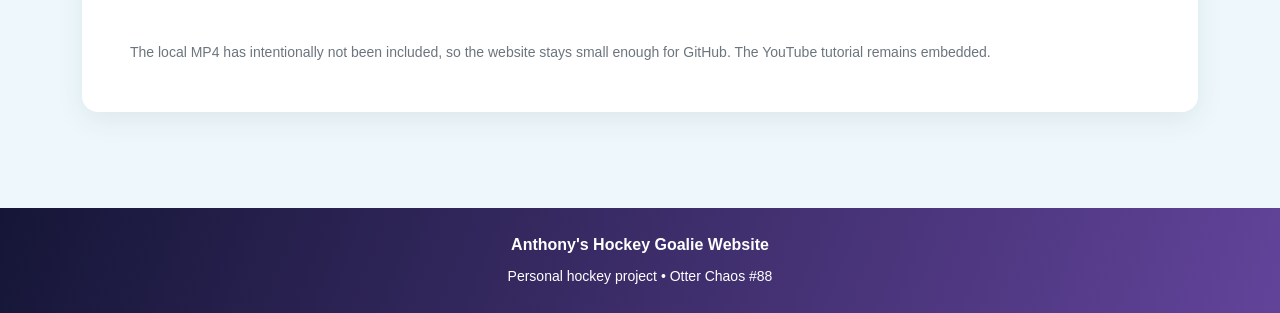
<file: Anthony_Lacerba_Hockey_Final_Project/tips.html>
<!doctype html><html lang="en"><head><meta charset="utf-8"><meta name="viewport" content="width=device-width, initial-scale=1"><title>Goalie Tips | Anthony's Hockey Goalie Website</title><link href="https://cdn.jsdelivr.net/npm/bootstrap@5.3.3/dist/css/bootstrap.min.css" rel="stylesheet"><link href="assets/css/styles.css" rel="stylesheet"><meta name="description" content="Anthony's personal hockey goaltending website."></head><body><nav class="navbar navbar-expand-lg navbar-dark sticky-top"><div class="container"><a class="navbar-brand" href="index.html">🏒 ANTHONY • GOALIE #88</a><button class="navbar-toggler" type="button" data-bs-toggle="collapse" data-bs-target="#mainNav" aria-controls="mainNav" aria-expanded="false" aria-label="Toggle navigation"><span class="navbar-toggler-icon"></span></button><div class="collapse navbar-collapse" id="mainNav"><ul class="navbar-nav ms-auto"><li class="nav-item"><a class="nav-link " href="index.html">Home</a></li><li class="nav-item"><a class="nav-link " href="about.html">About Me</a></li><li class="nav-item"><a class="nav-link " href="profile.html">Goalie Profile</a></li><li class="nav-item"><a class="nav-link active" href="tips.html">Goalie Tips</a></li><li class="nav-item"><a class="nav-link " href="live-feed.html">Live Feed</a></li><li class="nav-item"><a class="nav-link " href="purpose.html">Purpose</a></li></ul></div></div></nav><main class="container py-5"><header class="text-center mb-5"><p class="text-uppercase fw-bold text-secondary">Learn and improve</p><h1 class="display-5 fw-bold section-title">Beginner's Guide to Being a Goalie</h1><p class="lead">What the goalie does, the basics to learn first, and tips for getting started.</p></header><div class="row g-4 align-items-center mb-5"><div class="col-lg-5"><img class="profile-img" src="assets/images/anthony-otter-chaos-goalie.png" alt="Otter Chaos goalie in purple and blue gear"></div><div class="col-lg-7"><div class="card section-card p-4"><h2 class="section-title">The Goalie's Job</h2><p>A hockey goalie is the last line of defense. The main job is to stop the puck from entering the net, track the play, control rebounds, and communicate with teammates.</p><p class="mb-0">New goalies should focus on safe equipment, a balanced stance, watching the puck, and practicing one skill at a time with a coach.</p></div></div></div><div class="row g-4 mb-5"><div class="col-lg-6"><div class="card section-card p-4 h-100"><h2 class="section-title">Beginner Goalie Tips</h2><ul><li>Use a ready stance: knees bent, chest up, hands in front.</li><li>Keep the stick blade on the ice for low shots.</li><li>Track the puck with your eyes and stay square to it.</li><li>Learn butterfly technique gradually with a coach.</li><li>Wear properly fitted goalie equipment and warm up.</li><li>Reset mentally after every shot, save, or goal.</li></ul></div></div><div class="col-lg-6"><div class="card section-card p-4 h-100"><h2 class="section-title">Practice Plan</h2><ol><li>Start with stance and balance.</li><li>Practice controlled movement and getting set.</li><li>Track soft shots from different angles.</li><li>Work on glove and blocker saves.</li><li>Direct rebounds away from danger.</li><li>Ask a coach for feedback and build confidence.</li></ol></div></div></div><section class="card section-card p-4 p-lg-5"><h2 class="section-title">YouTube Video Resource</h2><p>Goalie 101: How to get into a proper stance — Total Goaltending Development.</p><div class="ratio ratio-16x9"><iframe src="https://www.youtube.com/embed/EqZFgAK8Awo" title="Goalie 101: How to get into a proper stance - Tips and Tricks" loading="lazy" allow="accelerometer; autoplay; clipboard-write; encrypted-media; gyroscope; picture-in-picture; web-share" referrerpolicy="strict-origin-when-cross-origin" allowfullscreen></iframe></div><p class="small text-secondary mt-3 mb-0">The local MP4 has intentionally not been included, so the website stays small enough for GitHub. The YouTube tutorial remains embedded.</p></section></main><footer class="site-footer mt-5 py-4"><div class="container text-center"><p class="mb-1 fw-bold">Anthony's Hockey Goalie Website</p><small>Personal hockey project • Otter Chaos #88</small></div></footer><script src="https://cdn.jsdelivr.net/npm/bootstrap@5.3.3/dist/js/bootstrap.bundle.min.js"></script></body></html>
</file>
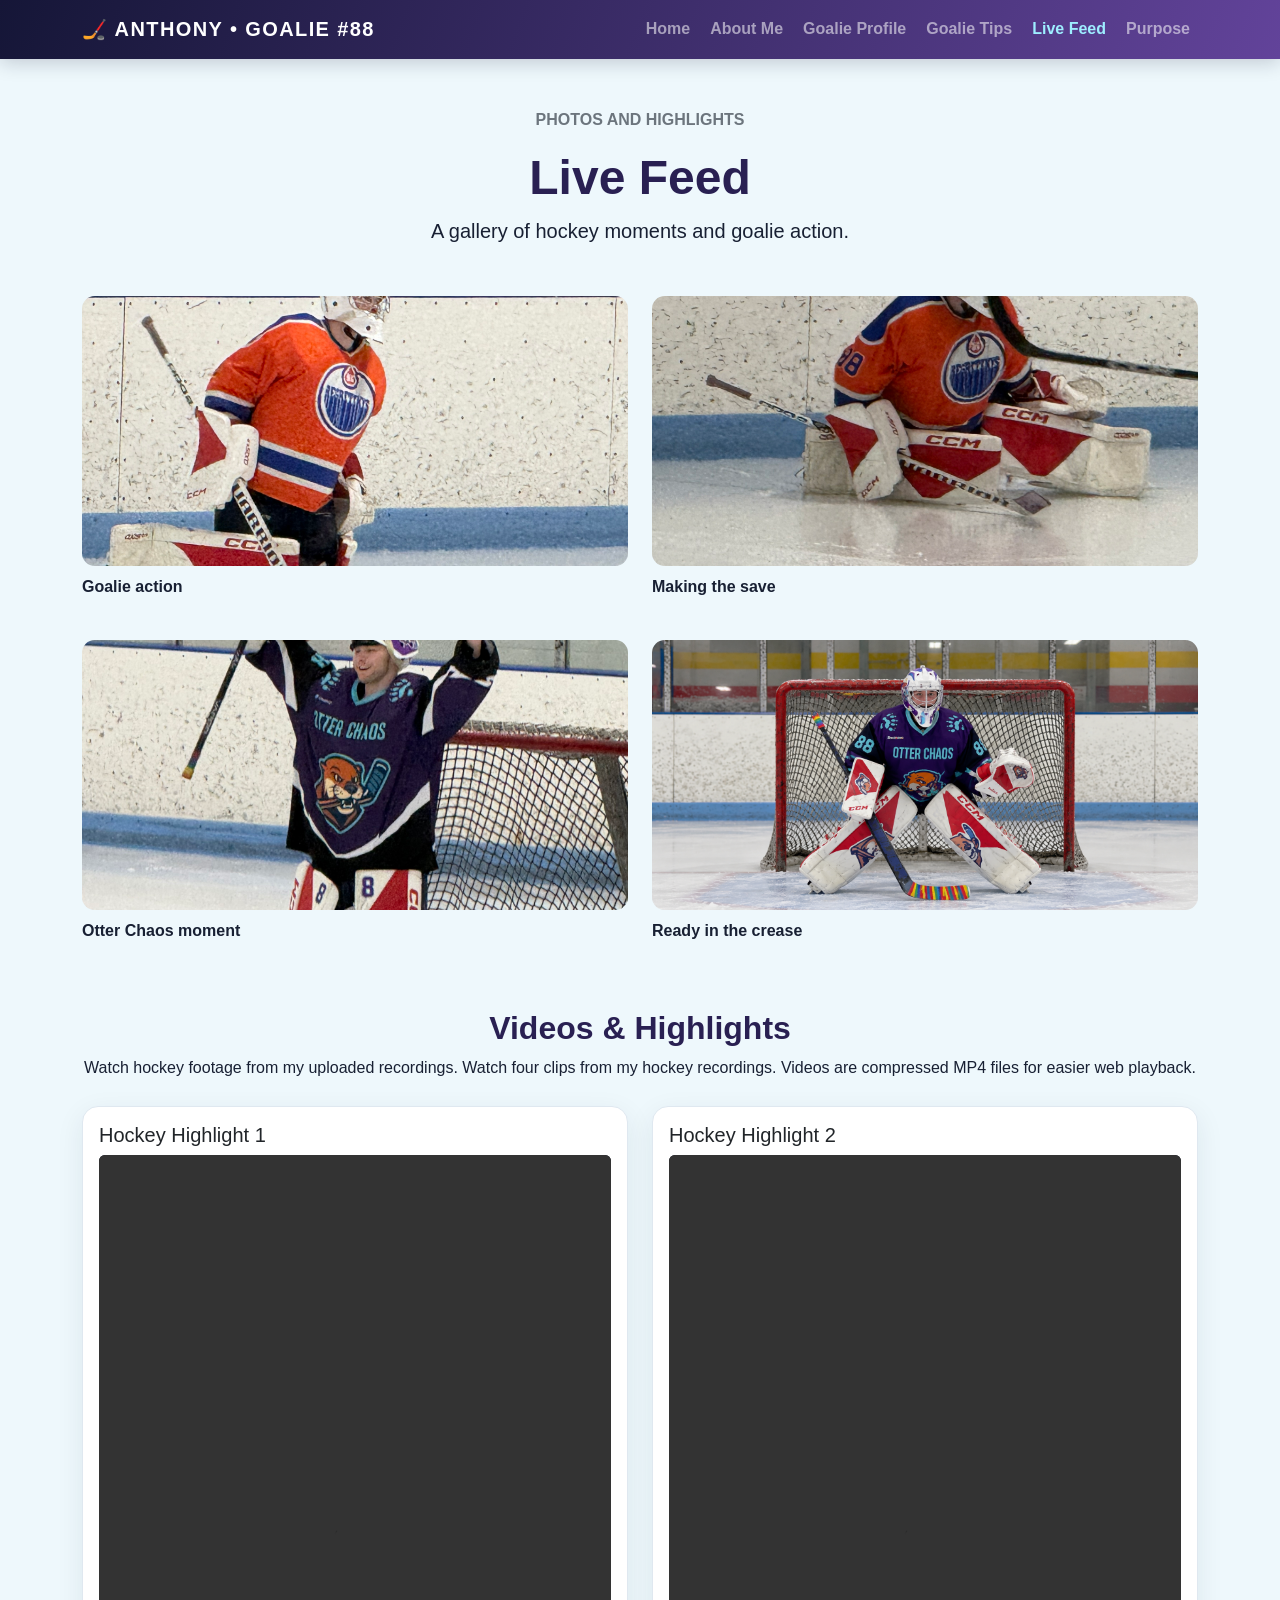
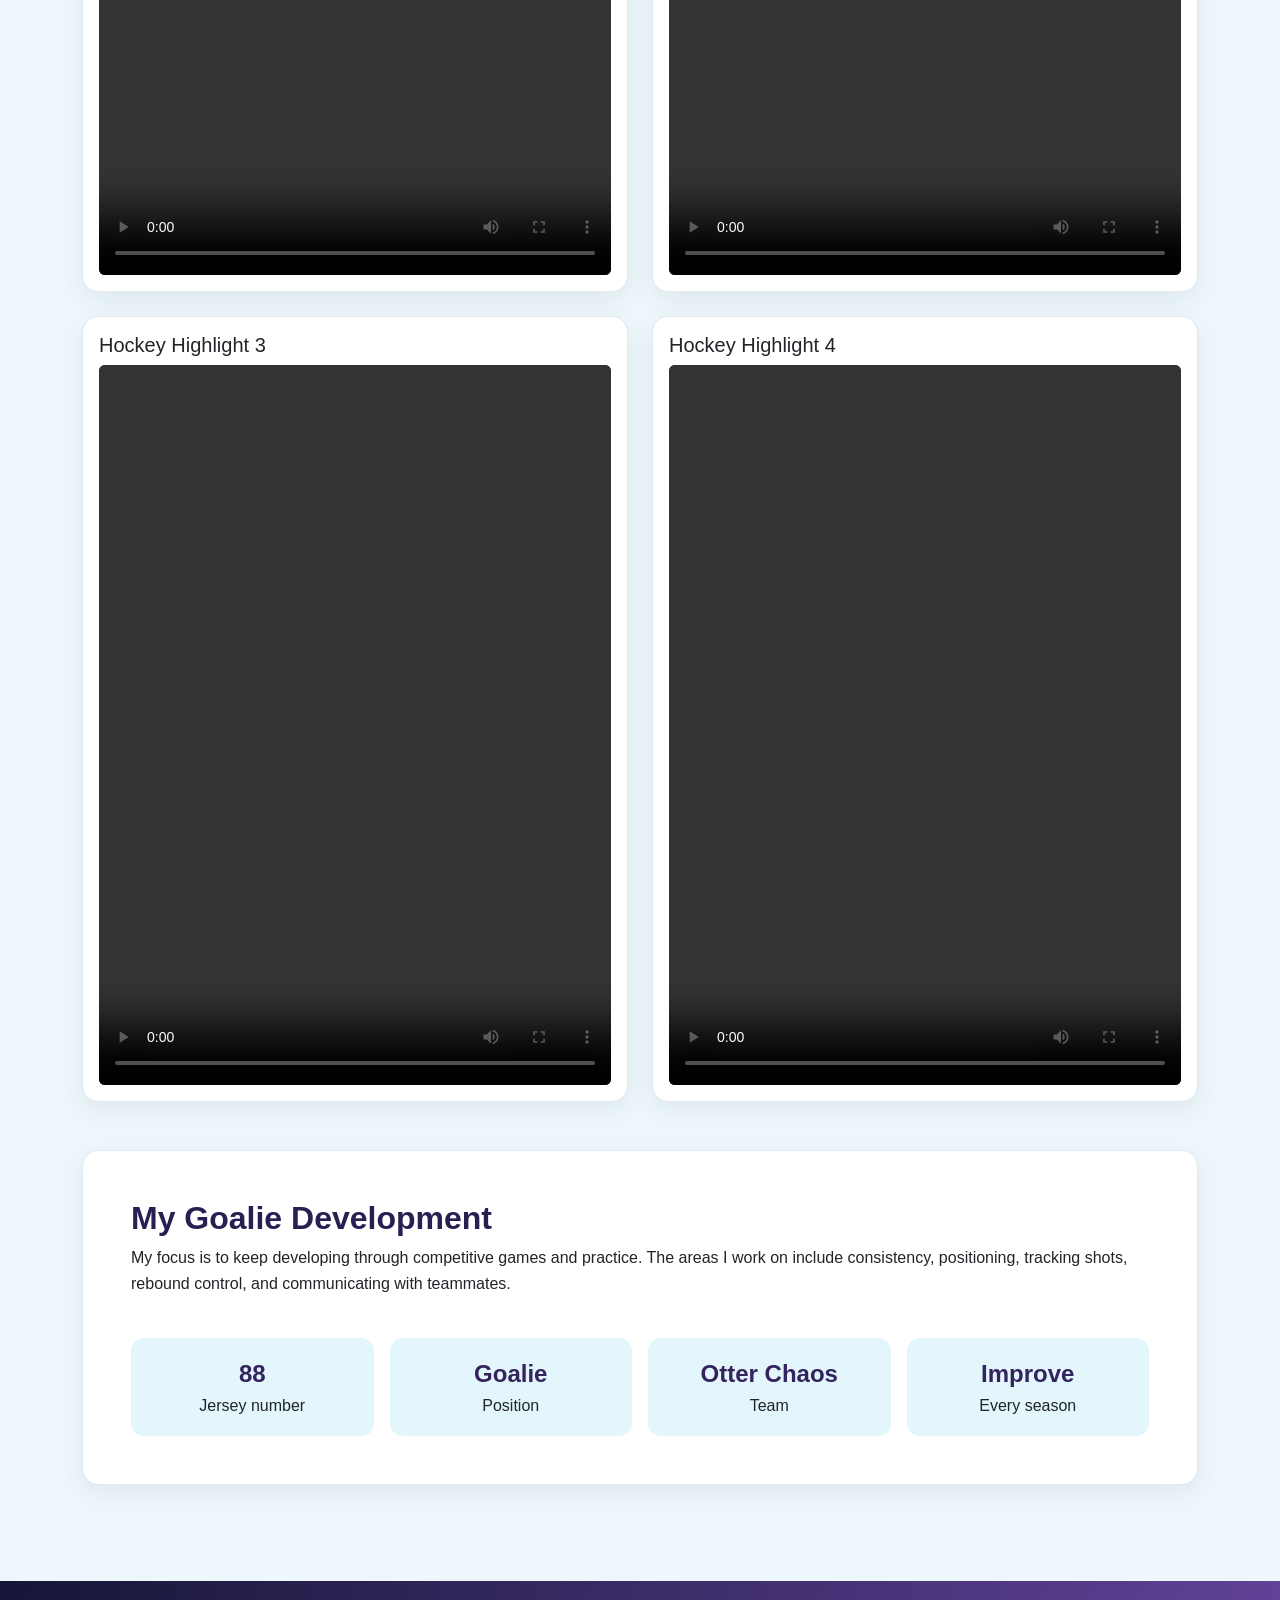
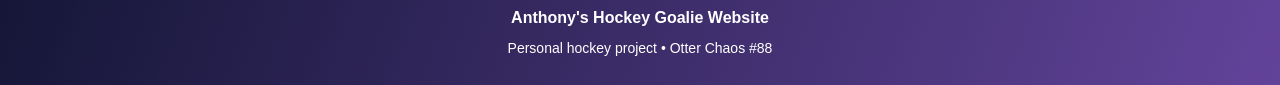
<file: Lacerba-Hockey-Final-Project-Update/lacerba_module9_site/live-feed.html>
<!doctype html><html lang="en"><head><meta charset="utf-8"><meta name="viewport" content="width=device-width, initial-scale=1"><title>Live Feed | Anthony's Hockey Goalie Website</title><link href="https://cdn.jsdelivr.net/npm/bootstrap@5.3.3/dist/css/bootstrap.min.css" rel="stylesheet"><link href="./assets/css/styles.css" rel="stylesheet"><meta name="description" content="Anthony's personal hockey goaltending website."></head><body><nav class="navbar navbar-expand-lg navbar-dark sticky-top"><div class="container"><a class="navbar-brand" href="index.html">🏒 ANTHONY • GOALIE #88</a><button class="navbar-toggler" type="button" data-bs-toggle="collapse" data-bs-target="#mainNav" aria-controls="mainNav" aria-expanded="false" aria-label="Toggle navigation"><span class="navbar-toggler-icon"></span></button><div class="collapse navbar-collapse" id="mainNav"><ul class="navbar-nav ms-auto"><li class="nav-item"><a class="nav-link " href="index.html">Home</a></li><li class="nav-item"><a class="nav-link " href="about.html">About Me</a></li><li class="nav-item"><a class="nav-link " href="profile.html">Goalie Profile</a></li><li class="nav-item"><a class="nav-link " href="tips.html">Goalie Tips</a></li><li class="nav-item"><a class="nav-link active" href="live-feed.html">Live Feed</a></li><li class="nav-item"><a class="nav-link " href="purpose.html">Purpose</a></li></ul></div></div></nav><main class="container py-5"><header class="text-center mb-5"><p class="text-uppercase fw-bold text-secondary">Photos and highlights</p><h1 class="display-5 fw-bold section-title">Live Feed</h1><p class="lead">A gallery of hockey moments and goalie action.</p></header><div class="row g-4 mb-5"><div class="col-md-6"><img class="gallery-img" src="./assets/images/anthony-oilers-goalie.jpg" alt="Goalie in orange jersey in a low stance"><p class="mt-2 fw-semibold">Goalie action</p></div><div class="col-md-6"><img class="gallery-img" src="./assets/images/oilers-goalie-action-2.jpeg" alt="Goalie in orange jersey making a save"><p class="mt-2 fw-semibold">Making the save</p></div><div class="col-md-6"><img class="gallery-img" src="./assets/images/anthony-otter-chaos-celebration.jpg" alt="Otter Chaos goalie celebrating"><p class="mt-2 fw-semibold">Otter Chaos moment</p></div><div class="col-md-6"><img class="gallery-img" src="./assets/images/otter-chaos-goalie-front.png" alt="Otter Chaos goalie set in front of the net"><p class="mt-2 fw-semibold">Ready in the crease</p></div></div><section class="mt-5" aria-labelledby="video-title"><header class="text-center mb-4"><h2 id="video-title" class="section-title">Videos &amp; Highlights</h2><p>Watch hockey footage from my uploaded recordings. Watch four clips from my hockey recordings. Videos are compressed MP4 files for easier web playback.</p></header><div class="row g-4"><div class="col-md-6"><div class="card section-card h-100 p-3"><h3 class="h5">Hockey Highlight 1</h3><video controls preload="metadata" playsinline webkit-playsinline width="1280" height="720" class="w-100 rounded" style="aspect-ratio:16/9;background:#101527" aria-label="Goalie highlight video 1"><source src="./assets/videos/anthony-highlight-1.mp4" type="video/mp4">Your browser does not support HTML5 video.</video></div></div><div class="col-md-6"><div class="card section-card h-100 p-3"><h3 class="h5">Hockey Highlight 2</h3><video controls preload="metadata" playsinline webkit-playsinline width="1280" height="720" class="w-100 rounded" style="aspect-ratio:16/9;background:#101527" aria-label="Goalie highlight video 2"><source src="./assets/videos/anthony-highlight-2.mp4" type="video/mp4">Your browser does not support HTML5 video.</video></div></div><div class="col-md-6"><div class="card section-card h-100 p-3"><h3 class="h5">Hockey Highlight 3</h3><video controls preload="metadata" playsinline webkit-playsinline width="1280" height="720" class="w-100 rounded" style="aspect-ratio:16/9;background:#101527" aria-label="Goalie highlight video 3"><source src="./assets/videos/anthony-highlight-3.mp4" type="video/mp4">Your browser does not support HTML5 video.</video></div></div><div class="col-md-6"><div class="card section-card h-100 p-3"><h3 class="h5">Hockey Highlight 4</h3><video controls preload="metadata" playsinline webkit-playsinline width="1280" height="720" class="w-100 rounded" style="aspect-ratio:16/9;background:#101527" aria-label="Goalie highlight video 4"><source src="./assets/videos/anthony-highlight-4.mp4" type="video/mp4">Your browser does not support HTML5 video.</video></div></div></div></section><section class="card section-card p-4 p-lg-5 mt-5"><h2 class="section-title">My Goalie Development</h2><p>My focus is to keep developing through competitive games and practice. The areas I work on include consistency, positioning, tracking shots, rebound control, and communicating with teammates.</p><div class="row g-3 mt-2"><div class="col-6 col-lg-3"><div class="stat"><strong>88</strong><span>Jersey number</span></div></div><div class="col-6 col-lg-3"><div class="stat"><strong>Goalie</strong><span>Position</span></div></div><div class="col-6 col-lg-3"><div class="stat"><strong>Otter Chaos</strong><span>Team</span></div></div><div class="col-6 col-lg-3"><div class="stat"><strong>Improve</strong><span>Every season</span></div></div></div></section></main><footer class="site-footer mt-5 py-4"><div class="container text-center"><p class="mb-1 fw-bold">Anthony's Hockey Goalie Website</p><small>Personal hockey project • Otter Chaos #88</small></div></footer><script src="https://cdn.jsdelivr.net/npm/bootstrap@5.3.3/dist/js/bootstrap.bundle.min.js"></script></body></html>
</file>
<file: Anthony_Lacerba_Hockey_Final_Project/assets/css/styles.css>
:root{--navy:#151637;--purple:#62439a;--cyan:#26b6d8;--ice:#eef8fc;--ink:#182033}
body{background:var(--ice);color:var(--ink);font-family:Arial,Helvetica,sans-serif;line-height:1.65}
.navbar,.site-footer{background:linear-gradient(110deg,var(--navy),var(--purple))}
.navbar-brand{font-weight:800;letter-spacing:.08em}.nav-link{font-weight:600}
.hero{background:linear-gradient(120deg,#151637,#62439a);color:#fff}
.hero-img{width:100%;height:100%;max-height:520px;object-fit:cover;border-radius:1rem}
.section-card{border:0;border-radius:1rem;box-shadow:0 8px 28px #17203b14}
.section-title{color:#292052;font-weight:800}
.gallery-img{width:100%;height:270px;object-fit:cover;border-radius:.8rem}
.profile-img{width:100%;max-height:420px;object-fit:cover;border-radius:1rem}
.stat{background:#e2f6fb;border-radius:.8rem;padding:1rem;text-align:center;height:100%}
.stat strong{display:block;font-size:1.5rem;color:#34245e}
iframe{width:100%;aspect-ratio:16/9;border:0;border-radius:.8rem}
.site-footer{color:#fff}a{overflow-wrap:anywhere}
@media(max-width:576px){.gallery-img{height:220px}.hero{text-align:center}}
</file>
<file: Lacerba-Hockey-Final-Project-Update/lacerba_module9_site/assets/css/styles.css>
:root {
  --navy: #151637;
  --purple: #62439a;
  --cyan: #26b6d8;
  --ice: #eef8fc;
  --ink: #182033;
  --muted: #596477;
}
* { box-sizing: border-box; }
html { scroll-behavior: smooth; }
body {
  background: var(--ice);
  color: var(--ink);
  font-family: Arial, Helvetica, sans-serif;
  line-height: 1.65;
}
.skip-link {
  position: absolute; left: -9999px; top: 0; z-index: 2000;
  padding: .75rem 1rem; background: #fff; color: var(--navy);
}
.skip-link:focus { left: 1rem; top: 1rem; }
.navbar, .site-footer { background: linear-gradient(110deg, var(--navy), var(--purple)); }
.navbar { box-shadow: 0 4px 18px #0c102b30; }
.navbar-brand { font-weight: 800; letter-spacing: .07em; }
.navbar-brand span { color: #9eeeff; }
.nav-link { font-weight: 600; margin-left: .25rem; }
.nav-link.active, .nav-link:hover { color: #9eeeff !important; }
.hero {
  background: linear-gradient(120deg, #151637 0%, #34245e 58%, #62439a 100%);
  color: #fff;
  overflow: hidden;
}
.hero-inner { padding-top: 5rem; padding-bottom: 5rem; }
.eyebrow { font-size: .78rem; font-weight: 800; letter-spacing: .16em; }
.hero-accent { color: #8de8fa; }
.hero-copy { max-width: 37rem; color: #e7e7f5; }
.hero-note { color: #a9eefa; font-size: .78rem; font-weight: 800; letter-spacing: .13em; }
.hero-photo-wrap {
  position: relative; padding: .65rem; border: 1px solid #ffffff55;
  border-radius: 1.25rem; background: #ffffff12;
}
.hero-img {
  display: block; width: 100%; max-height: 500px; min-height: 320px;
  object-fit: cover; object-position: center; border-radius: .8rem;
}
.photo-caption {
  padding: .8rem .35rem .15rem; font-size: .8rem; font-weight: 800; letter-spacing: .08em;
}
.photo-caption span { color: #a9eefa; }
.section-heading { max-width: 48rem; margin-bottom: 2rem; }
.section-title { color: #292052; font-weight: 800; }
.text-purple { color: var(--purple); }
.section-intro { color: var(--muted); font-size: 1.08rem; }
.section-card {
  border: 1px solid #dfe8f0; border-radius: 1rem; overflow: hidden;
  box-shadow: 0 8px 28px #17203b14; transition: transform .2s ease, box-shadow .2s ease;
}
.feature-card:hover {
  transform: translateY(-5px); box-shadow: 0 14px 34px #17203b20;
}
.feature-number {
  padding: 1.1rem 1.5rem; color: #fff; background: var(--navy);
  font-size: .75rem; font-weight: 800; letter-spacing: .14em;
}
.feature-card:nth-child(1) .feature-number { background: var(--navy); }
.feature-link { color: #49327c; font-weight: 800; text-decoration-thickness: 2px; text-underline-offset: 4px; }
.feature-link:hover { color: #087f9e; }
.mission-panel {
  color: #fff; border-radius: 1.25rem;
  background: linear-gradient(115deg, var(--purple), var(--navy));
  box-shadow: 0 12px 32px #17203b20;
}
.mission-panel h2 { color: #fff; }
.site-footer { color: #fff; }
a { overflow-wrap: anywhere; }
.gallery-img { width: 100%; height: 270px; object-fit: cover; border-radius: .8rem; }
.profile-img { width: 100%; max-height: 420px; object-fit: cover; border-radius: 1rem; }
.stat { background: #e2f6fb; border-radius: .8rem; padding: 1rem; text-align: center; height: 100%; }
.stat strong { display: block; font-size: 1.5rem; color: #34245e; }
iframe { width: 100%; aspect-ratio: 16 / 9; border: 0; border-radius: .8rem; }
:focus-visible { outline: 3px solid #087f9e; outline-offset: 3px; }
@media (max-width: 991.98px) { .hero-inner { padding-top: 3.5rem; padding-bottom: 3.5rem; } }
@media (max-width: 576px) {
  .gallery-img { height: 220px; }
  .hero { text-align: center; }
  .hero .d-flex { justify-content: center; }
  .hero-img { min-height: 240px; }
}
@media (prefers-reduced-motion: reduce) {
  html { scroll-behavior: auto; }
  *, *::before, *::after { transition-duration: .01ms !important; animation-duration: .01ms !important; }
}

/* Module 9: SVG mark and interactive email form */
.hero-eyebrow { display: flex; align-items: center; gap: .65rem; }
.hero-mark { width: 2.5rem; height: 2.5rem; flex: 0 0 auto; }
.contact-panel { background: #fff; }
.updates-form .form-control { min-width: 0; }
.form-message { color: var(--muted); font-size: .92rem; }
.form-message-success { color: #176b43; font-weight: 700; }
.form-message-error { color: #a32636; font-weight: 700; }
</file>
